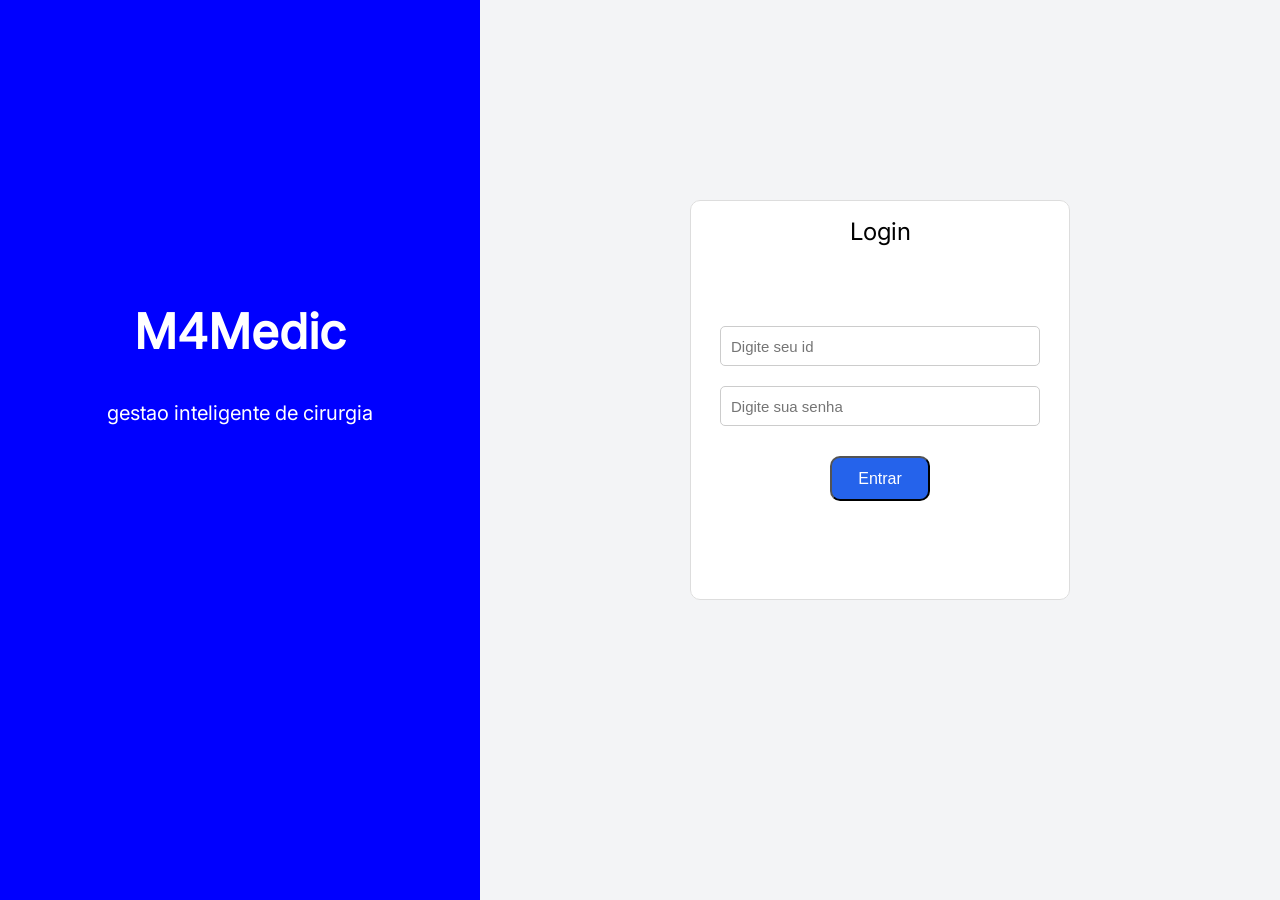
<file: index.html>
<!DOCTYPE html>
<html lang="pt-br">
<head>
    <meta charset="UTF-8">
    <meta name="viewport" content="width=device-width, initial-scale=1.0">
    <link rel="stylesheet" href="css/style.css">
    <title>M4Medic</title>
</head>
<body>
    <main>
        <section>
            <div class="div-img">
                <h2>M4Medic</h2>
                <p>gestao inteligente de cirurgia</p>
            </div>
            <div class="div-login">
                <form action="admin_gerenciar_usuarios.html" method="get">
                    <fieldset>
                        <span>Login</span><br>
                        <input type="text" name="userIdLogin" id="idLogin" placeholder="Digite seu id" minlength="4" maxlength="6" pattern="[0-9]+">
                        <br>
                        <input type="password" name="userPasswordLogin" id="passwordLogin" placeholder="Digite sua senha">
                        <br>
                        <button type="submit">Entrar</button>

                    </fieldset>

            </form>
            </div>
        </section>
    </main>
</body>
</html>
</file>
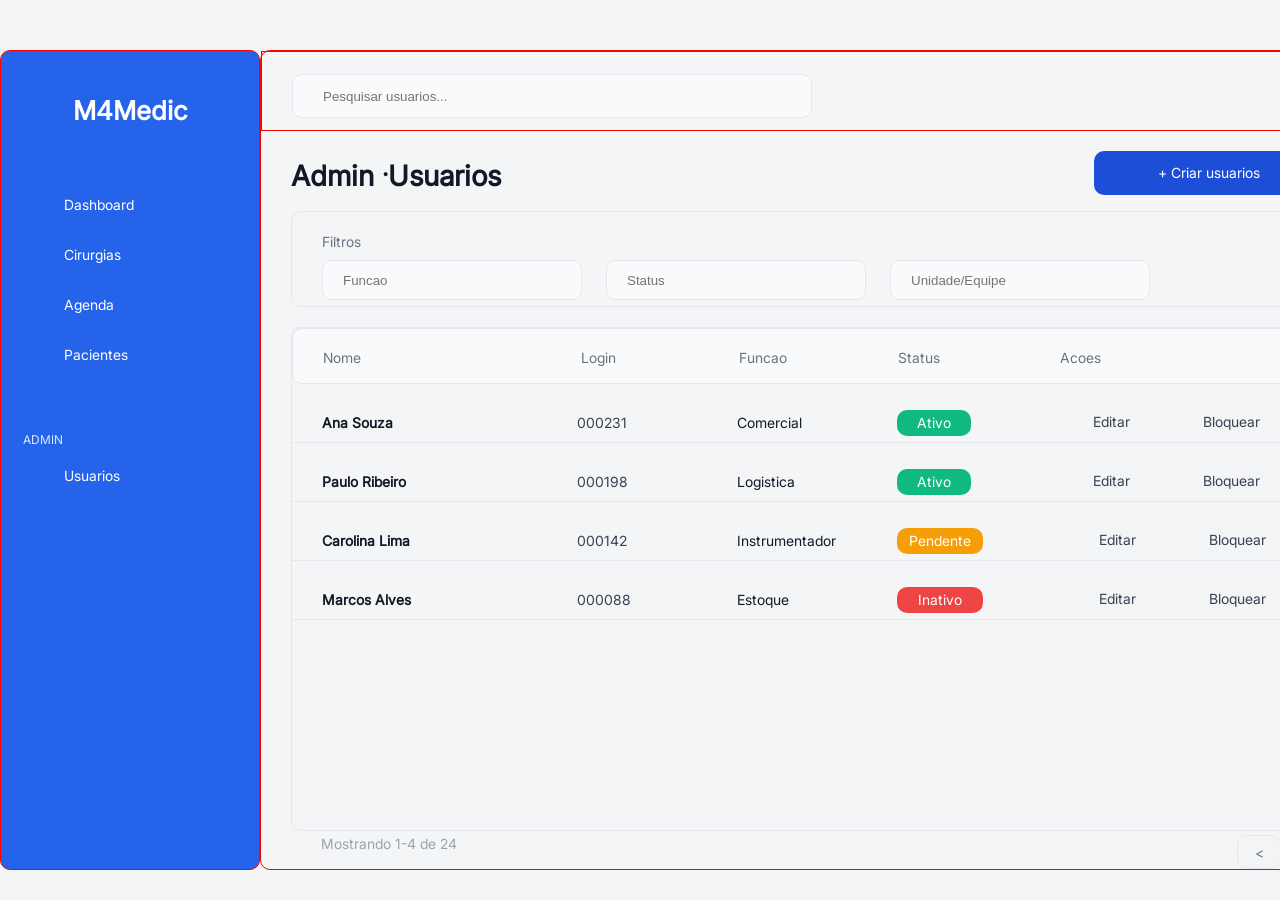
<file: admin_gerenciar_usuarios.html>
<!DOCTYPE html>
<html lang="pt-br">
<head>
    <meta charset="UTF-8">
    <meta name="viewport" content="width=device-width, initial-scale=1.0">
    <link rel="stylesheet" href="css/cadastro.css">
    <title>gerenciamento de usuario</title>
</head>
<body>
    <main>
        <section>
            <div class="div-nav">
                <h2>M4Medic</h2>
                <nav class="nav-1">
                    <a href="#">Dashboard</a>
                    <a href="cirurgia.html">Cirurgias</a>
                    <a href="agendamento.html">Agenda</a>
                    <a href="#">Pacientes</a>
                </nav>

                <p class="p-div-nav">ADMIN</p>
                <nav class="nav-2">
                    <a href="admin_gerenciar_usuarios.html">Usuarios</a>
                </nav>
            </div>

            <div class="div-cadastro-user">
                <div class="header-pesquisa">
                    <input class="top-search" type="text" name="userSearch" id="search" placeholder="Pesquisar usuarios...">
                </div>

                <span>
                    <p class="admin-user">Admin <sup>.</sup>Usuarios</p>
                    <a class="btn-create-user" href="cadastro.html">+ Criar usuarios</a>
                </span>

                <span class="mid-bar">
                    <p class="mid-bar">Filtros</p>
                    <input class="mid-bar-search-function" type="text" name="userFunctionSearch" id="functionSearch" placeholder="Funcao">
                    <input class="mid-bar-search-status-team" type="text" name="userStatusSearch" id="statusSearch" placeholder="Status">
                    <input class="mid-bar-search-status-team" type="text" name="userTeamSearch" id="teamSearch" placeholder="Unidade/Equipe">
                </span>

                <div class="dashboard">
                    <div class="dashboard-bar">
                        <p class="dashboard">Nome</p>
                        <p class="dashboard-1">Login</p>
                        <p class="dashboard-2">Funcao</p>
                        <p class="dashboard-3">Status</p>
                        <p class="dashboard-4">Acoes</p>
                    </div>
                    <span class="dashboard-list-user">
                        <p class="mid-dashboard">Ana Souza</p>
                        <p class="mid-dashboard-1">000231</p>
                        <p class="mid-dashboard-2">Comercial</p>
                        <p class="mid-dashboard-ativo">Ativo</p>
                        <span class="buttons">
                            <a href="#" class="button-edit">Editar</a>
                            <a href="#" class="button-block">Bloquear</a>
                        </span>
                    </span>
                    <span class="dashboard-list-user">
                        <p class="mid-dashboard">Paulo Ribeiro</p>
                        <p class="mid-dashboard-1">000198</p>
                        <p class="mid-dashboard-2">Logistica</p>
                        <p class="mid-dashboard-ativo">Ativo</p>
                        <span class="buttons">
                            <a href="#" class="button-edit">Editar</a>
                            <a href="#" class="button-block">Bloquear</a>
                        </span>
                    </span>

                    <span class="dashboard-list-user">
                        <p class="mid-dashboard">Carolina Lima</p>
                        <p class="mid-dashboard-1">000142</p>
                        <p class="mid-dashboard-2">Instrumentador</p>
                        <p class="mid-dashboard-pendente">Pendente</p>
                        <span class="buttons">
                            <a href="#" class="button-edit">Editar</a>
                            <a href="#" class="button-block">Bloquear</a>
                        </span>
                    </span>

                    <span class="dashboard-list-user">
                        <p class="mid-dashboard">Marcos Alves</p>
                        <p class="mid-dashboard-1">000088</p>
                        <p class="mid-dashboard-2">Estoque</p>
                        <p class="mid-dashboard-inativo">Inativo</p>
                        <span class="buttons">
                            <a href="#" class="button-edit">Editar</a>
                            <a href="#" class="button-block">Bloquear</a>
                        </span>
                    </span>
                </div>
                <span class="final">
                    <p class="final">Mostrando 1-4 de 24</p>
                    <a class="final" href="#">&lt</a>
                    <a class="final-1" href="#">&gt</a>
                </span>

            </div>
        </section>
    </main>
</body>
</html>
</file>
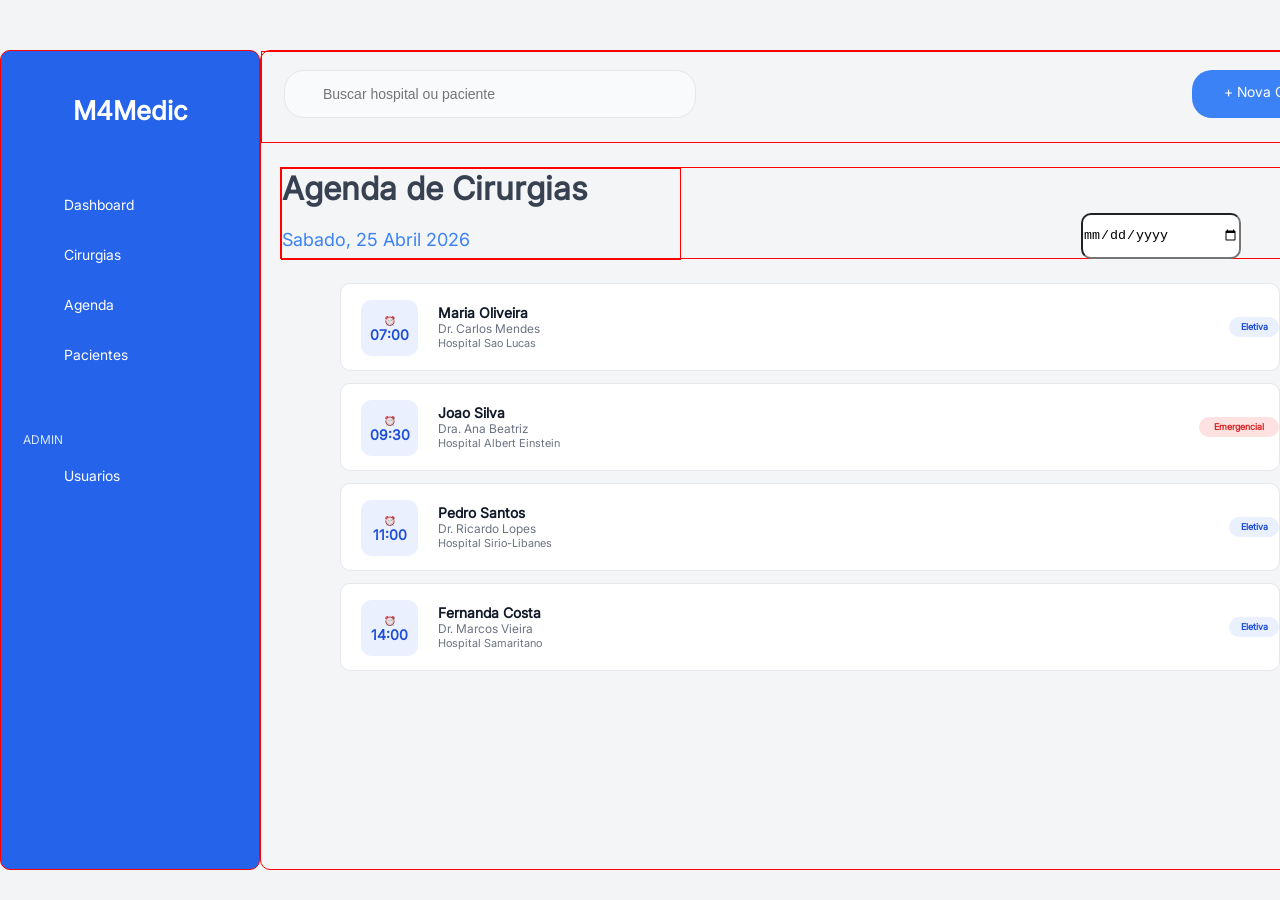
<file: agendamento.html>
<!doctype html>
<html lang="pt-br">
  <head>
    <meta charset="UTF-8" />
    <meta name="viewport" content="width=device-width, initial-scale=1.0" />
    <link rel="stylesheet" href="css/cadastro.css" />
    <title>Agendamento</title>
  </head>
  <body>
    <main>
      <section>
        <div class="div-nav">
          <h2>M4Medic</h2>
          <nav class="nav-1">
            <a href="#">Dashboard</a>
            <a href="cirurgia.html">Cirurgias</a>
            <a href="agendamento.html">Agenda</a>
            <a href="#">Pacientes</a>
          </nav>

          <p class="p-div-nav">ADMIN</p>
          <nav class="nav-2">
            <a href="admin_gerenciar_usuarios.html">Usuarios</a>
          </nav>
        </div>

        <div class="div-cadastro-user">
          <span class="agendamento">
            <input
              class="agendamento"
              type="text"
              name="userSearchForPacient"
              id="searchForPacient"
              placeholder="Buscar hospital ou paciente"
            />
            <a
              class="agendamento"
              href="cadastro_paciente.html"
              title="Nova cirurgia"
              >+ Nova Cirurgia</a
            >
          </span>

          <span class="datas">
            <div class="agendamento-data">
              <h6 class="agendamento-data">Agenda de Cirurgias</h6>
              <p class="agendamento-data">Sabado, 25 Abril 2026</p>
            </div>

            <input
              class="agendamento-data"
              type="date"
              name="userDataSurgery"
              id="dataSurgery"
            />
          </span>

          <span class="agendamento-pacientes">
            <div class="agendamento-paciente-div">
              <small class="hour"
                ><img src="img/clock.png" alt="Relogio" />07:00</small
              >
              <small class="info-status">
                <small class="paci">
                  <small class="nome">Maria Oliveira</small>
                  <small class="nome-dr">Dr. Carlos Mendes</small>
                  <small class="nome-hosp">Hospital Sao Lucas</small>
                </small>
                <small class="status-info-el">Eletiva</small>
              </small>
            </div>
            <div class="agendamento-paciente-div">
              <small class="hour"
                ><img src="img/clock.png" alt="Relogio" />09:30</small
              >
              <small class="info-status">
                <small class="paci">
                  <small class="nome">Joao Silva</small>
                  <small class="nome-dr">Dra. Ana Beatriz</small>
                  <small class="nome-hosp">Hospital Albert Einstein</small>
                </small>
                <small class="status-info-em">Emergencial</small>
              </small>
            </div>
            <div class="agendamento-paciente-div">
              <small class="hour"
                ><img src="img/clock.png" alt="Relogio" />11:00</small
              >
              <small class="info-status">
                <small class="paci">
                  <small class="nome">Pedro Santos</small>
                  <small class="nome-dr">Dr. Ricardo Lopes</small>
                  <small class="nome-hosp">Hospital Sirio-Libanes</small>
                </small>
                <small class="status-info-el">Eletiva</small>
              </small>
            </div>
            <div class="agendamento-paciente-div">
              <small class="hour"
                ><img src="img/clock.png" alt="Relogio" />14:00</small
              >
              <small class="info-status">
                <small class="paci">
                  <small class="nome">Fernanda Costa</small>
                  <small class="nome-dr">Dr. Marcos Vieira</small>
                  <small class="nome-hosp">Hospital Samaritano</small>
                </small>
                <small class="status-info-el">Eletiva</small>
              </small>
            </div>
          </span>
        </div>
      </section>
    </main>
  </body>
</html>
</file>
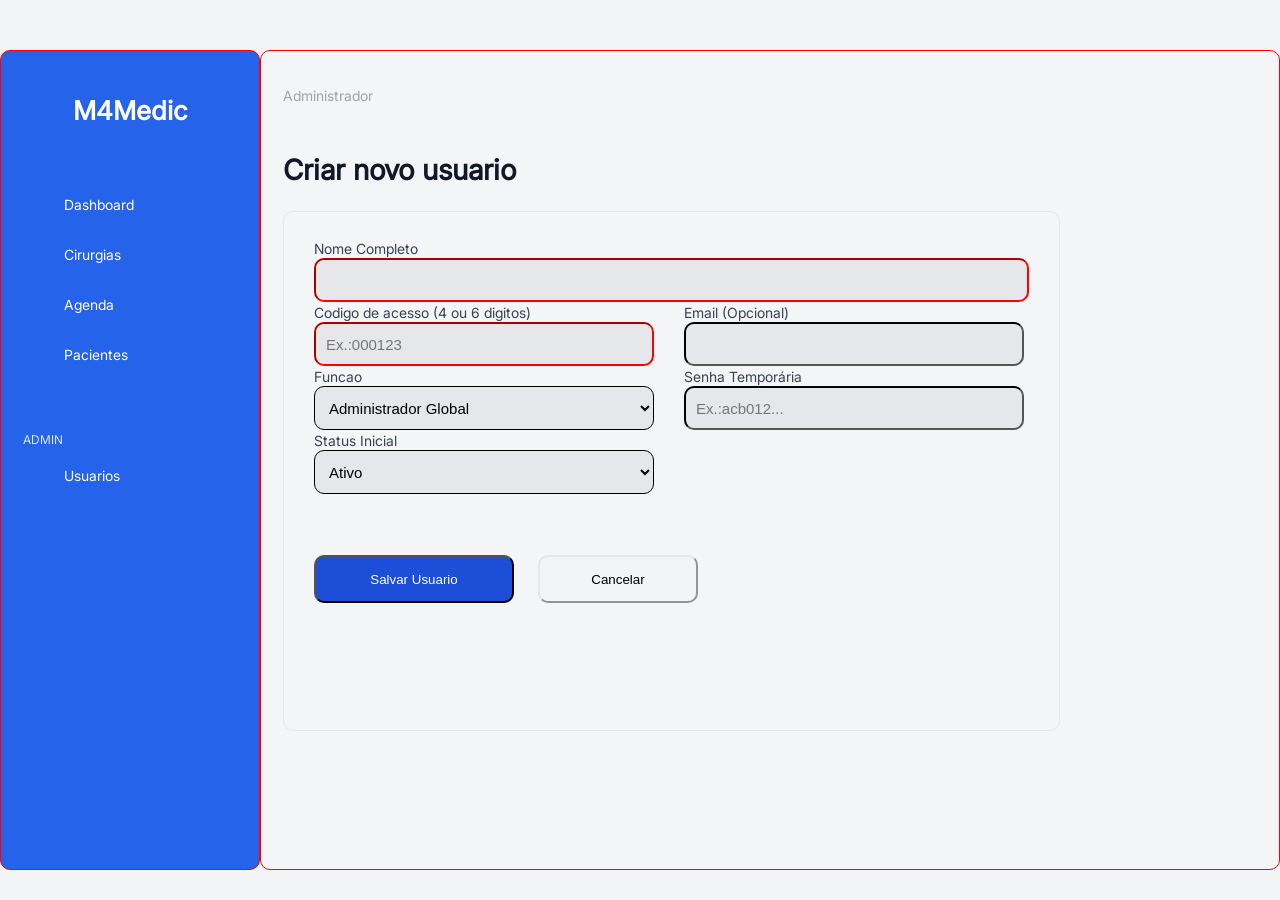
<file: cadastro.html>
<!DOCTYPE html>
<html lang="pt-br">
<head>
    <meta charset="UTF-8">
    <meta name="viewport" content="width=device-width, initial-scale=1.0">
    <link rel="stylesheet" href="css/cadastro.css">
    <title>Criacao de usuario</title>
</head>
<body>
    <main>
        <section>
            <div class="div-nav">
                <h2>M4Medic</h2>
                <nav class="nav-1">
                    <a href="#">Dashboard</a>
                    <a href="cirurgia.html">Cirurgias</a>
                    <a href="agendamento.html">Agenda</a>
                    <a href="#">Pacientes</a>
                </nav>

                <p class="p-div-nav">ADMIN</p>
                <nav class="nav-2">
                    <a href="admin_gerenciar_usuarios.html">Usuarios</a>
                </nav>
            </div>

            <div class="div-cadastro-user">
                <p>Administrador</p>
                <h3>Criar novo usuario</h3>

                <form action="" method="get">
                    <fieldset>
                        <label for="name">Nome Completo</label><br>
                        <input class="input-width-max" type="text" name="userName" id="name" required>
                        <span>
                            <div class="div-codigo">
                                <label for="id">Codigo de acesso (4 ou 6 digitos)</label>
                                <input class="input-width" type="text" name="userId" id="id" pattern="[0-9]+" minlength="4" maxlength="6" placeholder="Ex.:000123" required>
                            </div>
                            <div>
                                <label for="email">Email (Opcional)</label>
                                <input type="email" name="userEmail" id="email">
                            </div>
                        </span>

                        <span>
                            <div class="div-codigo">
                                <label for="functionList">Funcao</label>
                                <select name="userFunctionList"id="functionList">
                                    <option value="Administrador Global">Administrador Global</option>
                                    <option value="Comercial Interno">Comercial Interno</option>
                                    <option value="Representante Externo">Represetante Externo</option>
                                    <option value="Instrumentador Cirúrgico">Instrumentador Cirurgico</option>
                                    <option value="Logística">Logistica</option>
                                    <option value="Controle de Estoque">Controle de Estoque</option>
                                    <option value="Compras">Compras</option>
                                </select>
                            </div>
                           
                            <div>
                                <label for="tempPassword">Senha Temporária</label>
                                <input type="password" name="userTempPassword" id="tempPassword" minlength="6" placeholder="Ex.:acb012...">   
                            </div>
                        </span>
                        
                        <label for="inicialStats">Status Inicial</label>
                        <br>
                        <select name="userInicialStats" id="inicialStats">
                            <option value="Ativo">Ativo</option>
                            <option value="Inativo">Inativo</option>
                        </select>
                        <br>

                        <button type="submit">Salvar Usuario</button>

                        <button type="reset">Cancelar</button>
                    </fieldset>
                </form>
            </div>
        </section>
    </main>
</body>
</html>
</file>
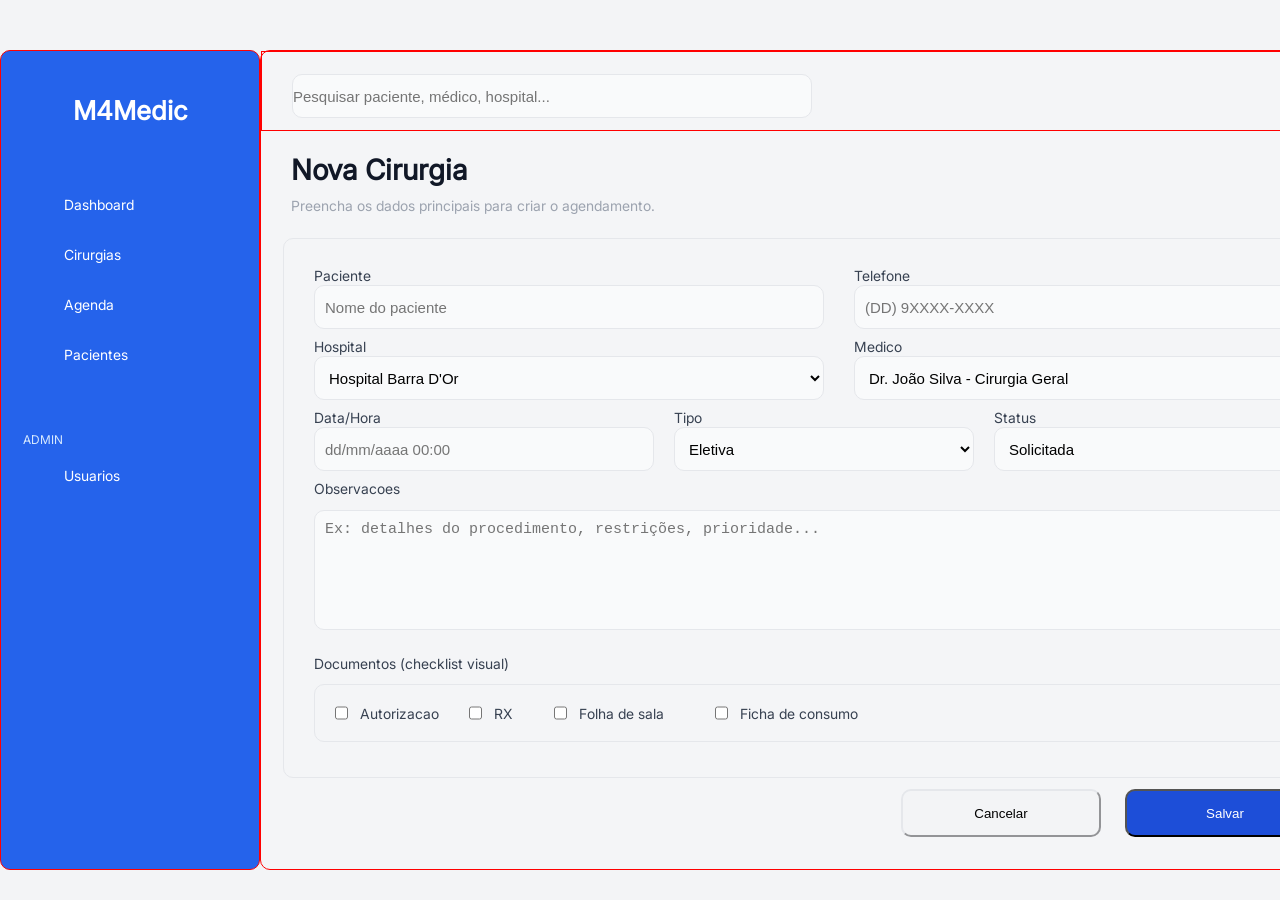
<file: cadastro_paciente.html>
<!DOCTYPE html>
<html lang="pt-br">
<head>
    <meta charset="UTF-8">
    <meta name="viewport" content="width=device-width, initial-scale=1.0">
    <link rel="stylesheet" href="css/cadastro.css">
    <title>Nova Cirurgia</title>
</head>
<body>
    <main>
        <section>
            <div class="div-nav">
                <h2>M4Medic</h2>
                <nav class="nav-1">
                    <a href="#">Dashboard</a>
                    <a href="cirurgia.html">Cirurgias</a>
                    <a href="agendamento.html">Agenda</a>
                    <a href="#">Pacientes</a>
                </nav>

                <p class="p-div-nav">ADMIN</p>
                <nav class="nav-2">
                    <a href="admin_gerenciar_usuarios.html">Usuarios</a>
                </nav>
            </div>

            <div class="div-cadastro-user">
                <div class="header-pesquisa">
                    <input type="text" class="topbar-search" name="userSearch" id="search" placeholder="Pesquisar paciente, médico, hospital...">
                </div>

                <h4>Nova Cirurgia</h4>
                <p class="p">Preencha os dados principais para criar o agendamento.</p>

                <form action="" method="get">
                    <fieldset class="fieldset-width">
                        <span>
                            <div class="div-new-curgery-1">
                                <label for="newCurgeryName">Paciente</label>
                                <br>
                                <input type="text"  class="input-text" name="userNewCurgeryName" id="newCurgeryName" placeholder="Nome do paciente">
                            </div>

                            <div class="div-new">
                                <label for="telNumberNewCurgery">Telefone</label>
                                <br>
                                <input type="tel" class="input-tel" name="userTelNumberNewCurgery" id="telNumberNewCurgery" placeholder="(DD) 9XXXX-XXXX" pattern="[0-9]{11}">
                            </div>
                        </span>

                        <span>
                            <div class="div-new-curgery-1">
                                <label for="hospital">Hospital</label>
                                <br>
                                <select class="select" name="userHospital" id="hospital">
                                    <option value="Hospital Barra D'Or">Hospital Barra D'Or</option>
                                    <option value="Hospital Copa D'Or">Hospital Copa D'Or</option>
                                    <option value="Hospital Quinta D'Or">Hospital Quinta D'Or</option>
                                    <option value="Hospital Samaritano">Hospital Samaritano</option>
                                    <option value="Hospital São Vicente de Paulo">Hospital São Vicente de Paulo</option>
                                    <option value="Hospital Badim">Hospital Badim</option>
                                    <option value="Hospital Federal da Lagoa">Hospital Federal da Lagoa</option>
                                    <option value="Hospital Municipal Souza Aguiar">Hospital Municipal Souza Aguiar</option>
                                    <option value="Hospital Estadual Getúlio Vargas">Hospital Estadual Getúlio Vargas</option>
                                    <option value="Hospital Municipal Lourenço Jorge">Hospital Municipal Lourenço Jorge</option>
                                    <option value="Hospital Municipal Miguel Couto">Hospital Municipal Miguel Couto</option>
                                    <option value="Hospital Municipal Evandro Freire">Hospital Municipal Evandro Freire</option>
                                    <option value="Hospital Municipal Francisco da Silva Telles">Hospital Municipal Francisco da Silva Telles</option>
                                    <option value="Santa Casa de Misericórdia do Rio de Janeiro">Santa Casa de Misericórdia do Rio de Janeiro</option>
                                    <option value="Hospital São Lucas">Hospital São Lucas</option>
                                    <option value="Instituto Nacional de Câncer INCA">Instituto Nacional de Câncer José Alencar Gomes da Silva (INCA)</option>
                                </select>
                            </div>

                            <div>
                                <label for="">Medico</label>
                                <br>
                                <select class="select-1" name="userMedic" id="medic">
                                    <option value="Dr. João Silva - Cirurgia Geral">Dr. João Silva - Cirurgia Geral</option>
                                    <option value="Dra. Maria Oliveira - Ortopedia">Dra. Maria Oliveira - Ortopedia</option>
                                    <option value="Dr. Pedro Santos - Cardiologia">Dr. Pedro Santos - Cardiologia</option>
                                    <option value="Dra. Ana Souza - Ginecologia">Dra. Ana Souza - Ginecologia</option>
                                    <option value="Dr. Ricardo Almeida - Anestesiologia">Dr. Ricardo Almeida - Anestesiologia</option>
                                    <option value="Dra. Fernanda Castro - Pediatria">Dra. Fernanda Castro - Pediatria</option>
                                    <option value="Dr. Marcelo Pereira - Urologia">Dr. Marcelo Pereira - Urologia</option>
                                    <option value="Dra. Camila Rodrigues - Neurologia">Dra. Camila Rodrigues - Neurologia</option>
                                    <option value="Dr. Felipe Gomes - Cirurgia Plástica">Dr. Felipe Gomes - Cirurgia Plástica</option>
                                    <option value="Dra. Juliana Ferreira - Gastroenterologia">Dra. Juliana Ferreira - Gastroenterologia</option>
                                    <option value="Dr. Gustavo Rezende - Oftalmologia">Dr. Gustavo Rezende - Oftalmologia</option>
                                    <option value="Dra. Patrícia Lima - Dermatologia">Dra. Patrícia Lima - Dermatologia</option>
                                    <option value="Dr. Bruno Martins - Oncologia">Dr. Bruno Martins - Oncologia</option>
                                    <option value="Dra. Beatriz Souza - Endocrinologia">Dra. Beatriz Souza - Endocrinologia</option>
                                    <option value="Dr. Lucas Pereira - Psiquiatria">Dr. Lucas Pereira - Psiquiatria</option>
                                </select>
                            </div>
                        </span>

                        <span>
                            <div class="div-new-curgery-2">
                                <label for="dateAndHour">Data/Hora</label>
                                <br>
                                <input class="input-date-hour" type="datetime" name="userDateAndHour" id="dateAndHour" placeholder="dd/mm/aaaa 00:00">
                            </div>

                            <div class="div-new-curgery-2">
                                <label for="type">Tipo</label>
                                <br>
                                <select class="select-2" name="userType" id="type">
                                    <option value="Eletiva">Eletiva</option>
                                    <option value="Emergencia">Emergencia</option>
                                </select>
                            </div>

                            <div>
                                <label for="">Status</label>
                                <br>
                                <select class="select-3" name="userStatusCurgery" id="statusCurgery">
                                    <option value="Solicitada">Solicitada</option>
                                    <option value="Aguardando">Aguardando</option>
                                </select>
                            </div>
                        </span>

                        <label for="observationCurgery">Observacoes</label>
                        <br>
                        <textarea name="userObservationCurgery" id="observationCurgery" placeholder="Ex: detalhes do procedimento, restrições, prioridade... "></textarea>

                        <p class="p-1">Documentos (checklist visual)</p>
                        <span class="span-checklist-visual">
                            <input type="checkbox" name="userVisualAuthorization" id="visualAuthorization" value="autorizacao">
                            <label for="visualAuthorization">Autorizacao</label>
                            <input type="checkbox" style="margin-left: 30px;" name="userVisualRx" id="visualRx" value="rx">
                            <label for="visualRx">RX</label>

                            <input style="margin-left: 42px;" type="checkbox" name="userPaperVisual" id="paperVisual" value="Folha de sala">
                            <label for="paperVisual">Folha de sala</label>

                            <input style="margin-left: 51px;" type="checkbox" name="userConsumeVisual" id="consumeVisual" value="Ficha de consumo">
                            <label for="consumeVisual">Ficha de consumo</label>
                        </span>
                    </fieldset>

                    <button class="btn" type="reset">Cancelar</button>
                    <button class="btn-env"  type="submit">Salvar</button>
                </form>
            </div>
        </section>
    </main>
</body>
</html>
</file>
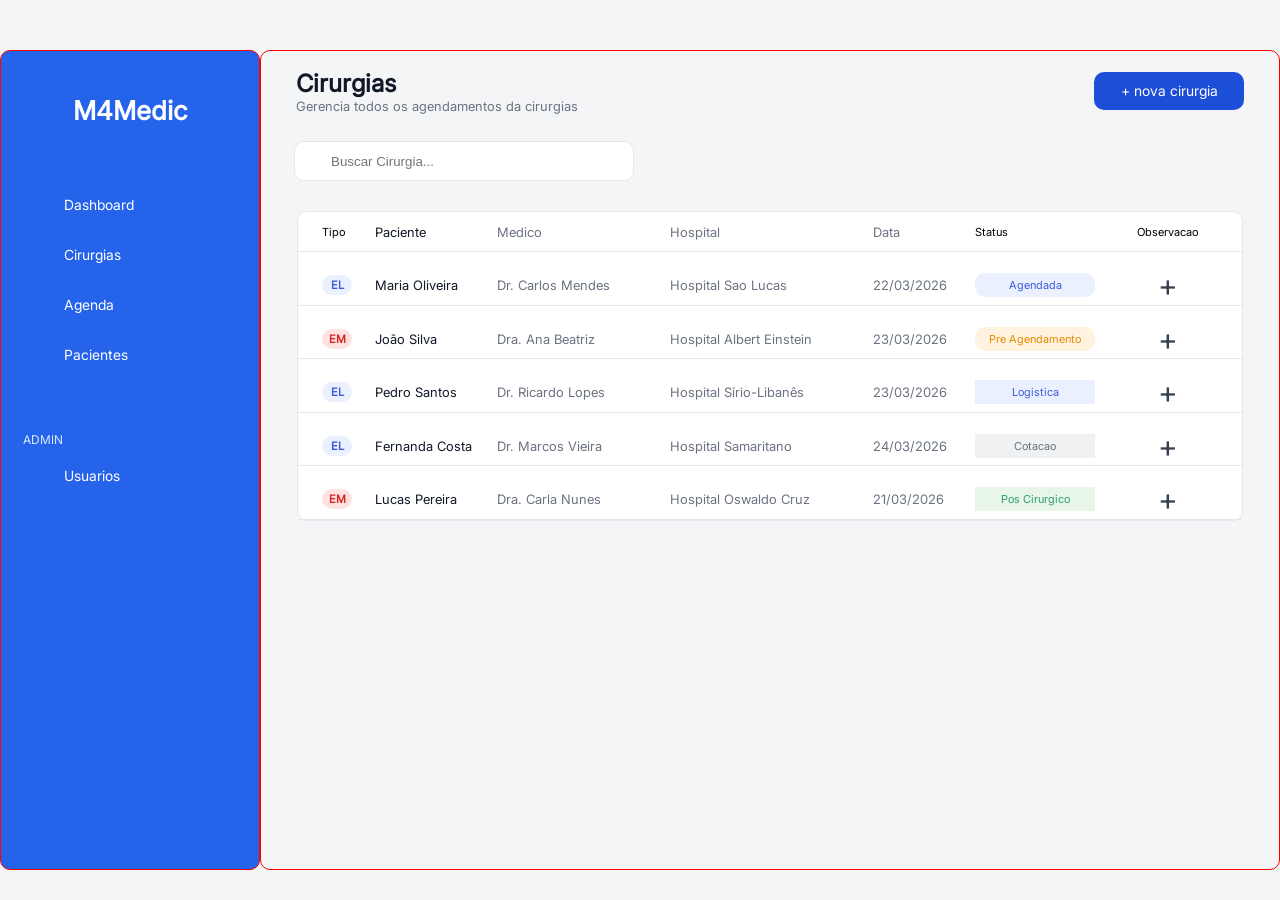
<file: cirurgia.html>
<!doctype html>
<html lang="pt-br">
  <head>
    <meta charset="UTF-8" />
    <meta name="viewport" content="width=device-width, initial-scale=1.0" />
    <link rel="stylesheet" href="css/cadastro.css" />
    <title>Cirurgias</title>
  </head>
  <body>
    <main>
      <section>
        <div class="div-nav">
          <h2>M4Medic</h2>
          <nav class="nav-1">
            <a href="#">Dashboard</a>
            <a href="cirurgia.html">Cirurgias</a>
            <a href="agendamento.html">Agenda</a>
            <a href="#">Pacientes</a>
          </nav>

          <p class="p-div-nav">ADMIN</p>
          <nav class="nav-2">
            <a href="admin_gerenciar_usuarios.html">Usuarios</a>
          </nav>
        </div>

        <div class="div-cadastro-user">
          <small class="top">
            <div class="div-top">
              <small class="title-1">Cirurgias</small>
              <small class="title-2"
                >Gerencia todos os agendamentos da cirurgias</small
              >
            </div>
            <a class="new-surgery" href="cadastro_paciente.html"
              >+ nova cirurgia</a
            >
          </small>

          <input class="search-surgery-top" type="text" id="search-surgery" placeholder="Buscar Cirurgia...">

          <small class="surgery-details">
            <div class="surgery-details-div">
              <small class="tipo">Tipo</small>
              <small class="paciente">Paciente</small>
              <small class="medico">Medico</small>
              <small class="hospital">Hospital</small>
              <small class="data">Data</small>
              <small class="status-surgery">Status</small>
              <small class="observacao-surgery">Observacao</small>
            </div>

            <div class="surgery-details-div">
              <small class="tipo-el">EL</small>
              <small class="paciente">Maria Oliveira</small>
              <small class="medico">Dr. Carlos Mendes</small>
              <small class="hospital">Hospital Sao Lucas</small>
              <small class="data">22/03/2026</small>
              <small class="status-surgery-agendada">Agendada</small>
              <label class="imge" for="observacao">+</label>
              <input type="checkbox" id="observacao" hidden />
              <small class="observacao"
                >O material precisa ser esterilizado.</small
              >
            </div>
            <div class="surgery-details-div">
              <small class="tipo-em">EM</small>
              <small class="paciente">João Silva</small>
              <small class="medico">Dra. Ana Beatriz</small>
              <small class="hospital">Hospital Albert Einstein</small>
              <small class="data">23/03/2026</small>
              <small class="status-surgery-pre">Pre Agendamento</small>
              <label class="imge" for="observacao-1">+</label>
              <input type="checkbox" id="observacao-1" hidden />
              <small class="observacao"
                >A entrega tem que ser na parte da tarde..</small
              >
            </div>
            <div class="surgery-details-div">
              <small class="tipo-el">EL</small>
              <small class="paciente">Pedro Santos</small>
              <small class="medico">Dr. Ricardo Lopes</small>
              <small class="hospital">Hospital Sírio-Libanês</small>
              <small class="data">23/03/2026</small>
              <small class="status-surgery-logistica">Logistica</small>
              <label class="imge" for="observacao-2">+</label>
              <input type="checkbox" id="observacao-2" hidden />
              <small class="observacao"
                >A entrega tem que ser na parte da tarde..</small
              >
            </div>
            <div class="surgery-details-div">
              <small class="tipo-el">EL</small>
              <small class="paciente">Fernanda Costa</small>
              <small class="medico">Dr. Marcos Vieira</small>
              <small class="hospital">Hospital Samaritano</small>
              <small class="data">24/03/2026</small>
              <small class="status-surgery-cotacao">Cotacao</small>
              <label class="imge" for="observacao-3">+</label>
              <input type="checkbox" id="observacao-3" hidden />
              <small class="observacao"
                >A entrega tem que ser na parte da tarde..</small
              >
            </div>
            <div class="surgery-details-div">
              <small class="tipo-em">EM</small>
              <small class="paciente">Lucas Pereira</small>
              <small class="medico">Dra. Carla Nunes</small>
              <small class="hospital">Hospital Oswaldo Cruz</small>
              <small class="data">21/03/2026</small>
              <small class="status-surgery-pos">Pos Cirurgico</small>
              <label class="imge" for="observacao-4">+</label>
              <input type="checkbox" id="observacao-4" hidden />
              <small class="observacao"
                >A entrega tem que ser na parte da tarde..</small
              >
            </div>
          </small>
        </div>
      </section>
    </main>
  </body>
</html>
</file>
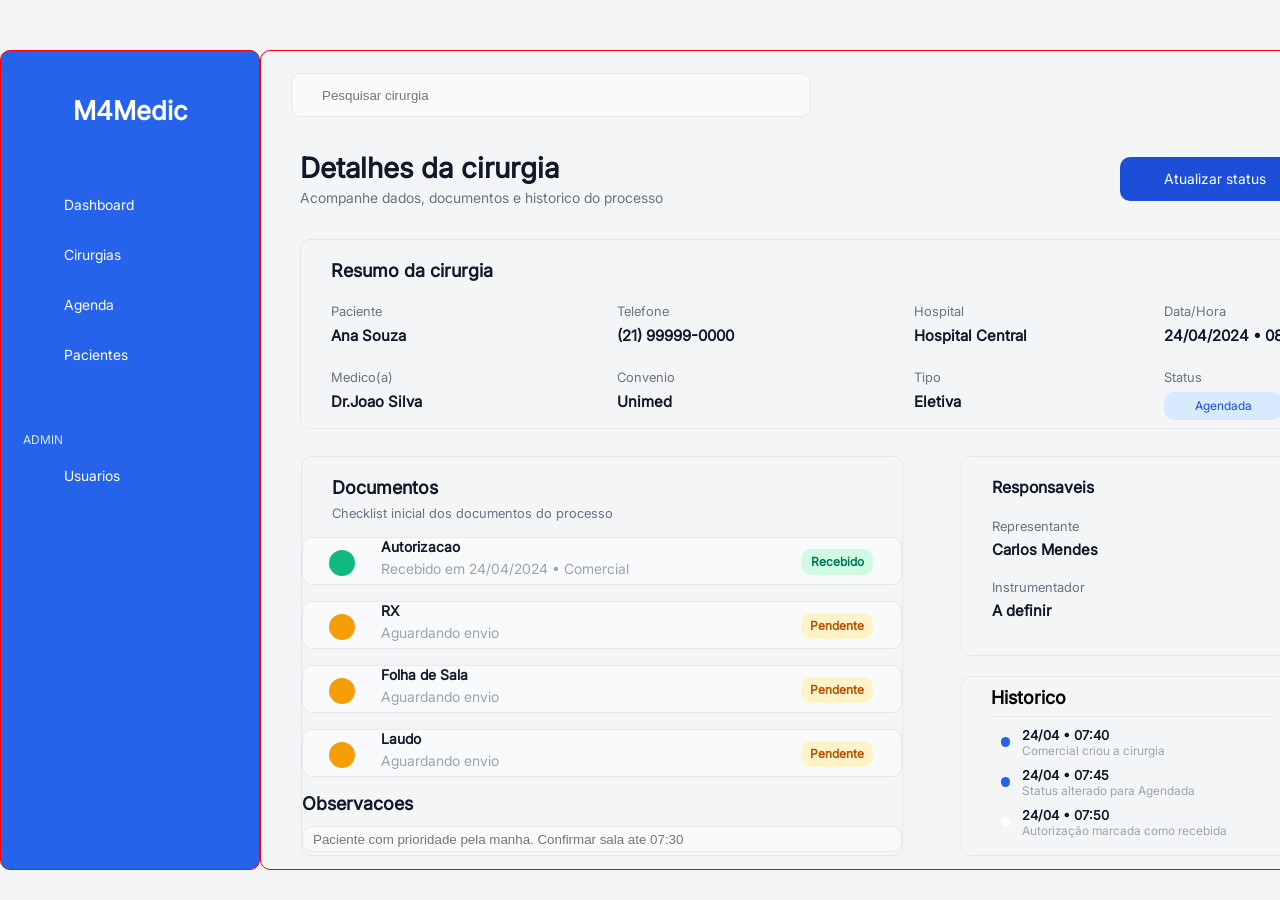
<file: detalhe-cirurgia.html>
<!DOCTYPE html>
<html lang="pt-br">
<head>
    <meta charset="UTF-8">
    <meta name="viewport" content="width=device-width, initial-scale=1.0">
    <link rel="stylesheet" href="css/cadastro.css">
    <title>Detalhe Cirurgia</title>
</head>
<body>
    <main>
        <section>
            <div class="div-nav">
                <h2>M4Medic</h2>
                <nav class="nav-1">
                    <a href="#">Dashboard</a>
                    <a href="cirurgia.html">Cirurgias</a>
                    <a href="agendamento.html">Agenda</a>
                    <a href="#">Pacientes</a>
                </nav>

                <p class="p-div-nav">ADMIN</p>
                <nav class="nav-2">
                    <a href="admin_gerenciar_usuarios.html">Usuarios</a>
                </nav>
            </div>

            <div class="div-cadastro-user"> 
                <span class="topbar-search-surgery">
                    <input class="top-search" type="text" name="userSearchSurgery" id="searchSurgery" placeholder="Pesquisar cirurgia">
                </span>

                <span class="surgery-detail">
                    <div class="surgery-code">
                        <p class="surgery-code">Detalhes da cirurgia</p>
                        <small class="surgery">Acompanhe dados, documentos e historico do processo</small>
                    </div>
                    <a class="surgery-code-att" href="#">Atualizar status</a>

                </span>

                <div class="information">
                    <p class="information-surgery">Resumo da cirurgia</p>
                    <span class="information-1">
                        <div class="names">
                            <p class="paciente-surgery">Paciente</p>
                            <p class="pacient-name">Ana Souza</p>
                        </div>

                        <div class="tele">
                            <p class="paciente-surgery">Telefone</p>
                            <p class="pacient-name">(21) 99999-0000</p>
                        </div>

                        <div class="hosp">
                            <p class="paciente-surgery">Hospital</p>
                            <p class="pacient-name">Hospital Central</p>
                        </div>

                        <div class="date">
                            <p class="paciente-surgery">Data/Hora</p>
                            <p class="pacient-name">24/04/2024 • 08:00</p>
                        </div>
                    </span>

                    <span class="information-2">
                        <div class="names">
                            <p class="paciente-surgery">Medico(a)</p>
                            <p class="pacient-name">Dr.Joao Silva</p>
                        </div>

                        <div class="tele">
                            <p class="paciente-surgery">Convenio</p>
                            <p class="pacient-name">Unimed</p>
                        </div>

                        <div class="hosp">
                            <p class="paciente-surgery">Tipo</p>
                            <p class="pacient-name">Eletiva</p>
                        </div>

                        <div class="date">
                            <p class="paciente-surgery">Status</p>
                            <p class="pacient-status">Agendada</p>
                        </div>
                    </span>
                </div>

                <span class="history">
                    <div class="history">
                        <p class="history">Documentos</p>
                        <p class="history-1">Checklist inicial dos documentos do processo</p>

                        <span class="box-history">
                            <p class="visual-order"></p>
                            <div class="box-history">
                                <p class="tips">Autorizacao</p>
                                <p class="contents">Recebido em 24/04/2024 • Comercial</p>
                            </div>
                            <p class="recebido">Recebido</p>
                        </span>

                        <span class="box-history">
                            <p class="visual-order-pendin"></p>
                            <div class="box-history">
                                <p class="tips">RX</p>
                                <p class="contents">Aguardando envio</p>
                            </div>
                            <p class="pendente">Pendente</p>
                        </span>

                        <span class="box-history">
                            <p class="visual-order-pendin"></p>
                            <div class="box-history">
                                <p class="tips">Folha de Sala</p>
                                <p class="contents">Aguardando envio</p>
                            </div>
                            <p class="pendente">Pendente</p>
                        </span>

                        <span class="box-history">
                            <p class="visual-order-pendin"></p>
                            <div class="box-history">
                                <p class="tips">Laudo</p>
                                <p class="contents">Aguardando envio</p>
                            </div>
                            <p class="pendente">Pendente</p>
                        </span>

                        <label class="observation" for="observation">Observacoes</label><br>
                        <input class="observation" type="text" name="userObservation" id="observation" placeholder="Paciente com prioridade pela manha. Confirmar sala ate 07:30">
                    </div>

                    <div class="response">
                        <div class="responsavel">
                            <small class="respo">Responsaveis</small>
                            <small class="rep">Representante</small>
                            <small class="rep-name">Carlos Mendes</small>
                            <small class="ins">Instrumentador</small>
                            <small class="ins-name">A definir</small>
                        </div>

                        <div class="histo">
                            <small class="histor">Historico</small>
                            <span class="histo">
                                <small class="status"></small>
                                <div class="histor">
                                    <p class="datetime">24/04 • 07:40</p>
                                    <p class="obs">Comercial criou a cirurgia</p>
                                </div>
                            </span>
                                                       
                            <span class="histo">
                                <small class="status"></small>
                                <div class="histor">
                                    <p class="datetime">24/04 • 07:45</p>
                                    <p class="obs">Status alterado para Agendada</p>
                                </div>
                            </span>

                            <span class="histo">
                                <small class="status-pend"></small>
                                <div class="histor">
                                    <p class="datetime">24/04 • 07:50</p>
                                    <p class="obs">Autorização marcada como recebida</p>
                                </div>
                            </span>
                            
                        </div>
                    </div>
                </span>
            </div>  
        </section>
    </main>
</body>
</html>
</file>
<file: css/style.css>
@font-face
{
    font-family:Inter;
    src:url("../fonts/Inter_18pt-Regular.ttf") format("TrueType");
    font-display:swap;
    font-weight: 400;
    font-style: normal;
}

*
{
    margin:0;
    padding: 0;
    box-sizing: border-box;
}



main section
{
    width:100%;
    max-width:1600px;
    margin:0 auto;
    display:flex;
    font-family:"Inter",sans-serif;
}

.div-img
{
    width:600px;
    height: 900px;
    background-color:blue;
}

h2
{
    color:#ffffff;
    font-size:48px;
    margin-top: 302px;
    text-align: center;
}

p
{
    color:#ffffff;
    text-align: center;
    margin-top: 40px;
    font-size:20px;
}

.div-login
{
    width:1000px;
    background-color: #f3f4f6;
}

fieldset
{
    width:380px;
    height: 400px;
    margin: 200px auto 0;
    border:1px #dddddd solid;
    background-color: #ffffff;
    border-radius:10px;
    text-align: center;
}

span
{
    display:inline-block;
    margin-top: 16px;
    font-size:24px;
}

input[type=text]
{
    width:320px;
    height: 40px;
    padding: 10px;
    margin: 80px auto 0;
    border: 1px #cccccc solid;
    border-radius:5px;
    font-size:15px;
}

input[type=password]
{
    width:320px;
    height: 40px;
    padding: 10px;
    margin: 20px auto 0;
    border:1px #cccccc solid;
    border-radius:5px;
    font-size:15px;
}

button
{
    width:100px;
    height: 45px;
    margin-top: 30px;
    font-size:16px;
    background-color: #2563eb;
    color:#ffffff;
    border-radius: 10px;
    cursor:pointer;
}
</file>
<file: css/cadastro.css>
@import url("global.css");
@import url("cirurgias.css");

body
{
    font-family:"Inter",sans-serif;
    background-color: #f3f4f6;
}

main
{
    width:100%;
    max-width: 1360px;
    max-height: 820px;
    margin: 50px auto 0;
}

section
{
    display:flex;
}

h2
{
    font-size:26px;
    color:#ffffff;
    margin: 44px auto 0;
    text-align: center;
    width:120px;
}

.div-nav
{
    width:260px;
    height: 820px;
    border:1px red solid;
    background-color: #2563eb;
    border-radius: 10px;
    margin-bottom: 0;
}

.p-div-nav
{
    font-size:12px;
    color:#d8eafe;
}

.nav-1
{
    display:inline-flex;
    flex-direction: column;
    margin:70px 0 0 0px;
}

.nav-2
{
    display:inline-flex;
    flex-direction: column;
    margin-top:20px;
}

a
{
    font-size:14px;
    text-decoration: none;
    color:var(--terciary-color);
    margin-bottom: 33px;
    margin-left: 63px;
    width:220px;
}

a:hover
{
    width:220px;
    height: 44px;
    background-color: #1e40af;
    margin-left: 12px;
    text-align: center;
    line-height: 44px;
    border-radius:10px;
}

.div-cadastro-user
{
    border:1px red solid;
    width:1100px;
    height: 820px;
    background-color:#f4f5f7;
    border-radius:10px;
}

p
{
    color:#9ca3af;
    font-size:14px;
    margin: 36px 0 0 22px;
}

h3
{
    font-size:28px;
    color:var(--primary-color);
    margin: 49px 0 0 22px;
}

fieldset
{
    padding: 26px 30px 72px 30px;
    border:1px var(--tracing-primary-color) solid;
    width:760px;
    height:520px;
    margin: 24px 0 0 22px;
    border-radius:10px;
}

label
{
    font-size:14px;
    color:#374151;
}

input[type=text]:invalid,input[type=password]:invalid,select:invalid
{
    border-color:red;
}

/*Input text Nome completo*/

.input-width-max
{
    width:100%;
    height:44px;
    height: 44px;
    border-radius:10px;
    background-color: #e5e7eb;
    border-color:black;
    font-size:15px;
    padding:0 10px;
}

/*Input text*/
.input-width
{
    width:340px;
    height: 44px;
    border-radius:10px;
    background-color: #e5e7eb;
    border-color:black;
    font-size:15px;
    padding:0 10px;
}

input[type=email]
{
    width:340px;
    height: 44px;
    border-radius:10px;
    background-color: #e5e7eb;
    border-color:black;
    font-size:15px;
    padding:0 10px;
}

input[type=password]
{
    width:340px;
    height: 44px;
    border-radius:10px;
    background-color: #e5e7eb;
    border-color:black;
    font-size:15px;
    padding:0 10px;
}


select
{
    width:340px;
    height:44px;
    border-radius:10px;
    background-color: #e5e7eb;
    font-size:15px;
    border-color:black;
    padding:0 10px;
}


button[type=submit]
{
    width: 200px;
    height:48px;
    border-radius:10px;
    color:#ffffff;
    background-color:#1d4ed8;
    cursor:pointer;
    margin:61px 20px 0 0;
}

button[type=reset]
{
    width: 160px;
    height:48px;
    border-radius:10px;
    border-color:var(--tracing-primary-color);
    background-color:#f3f4f6;
    cursor:pointer;
}

.div-codigo
{
    width:345px;
    margin-right:30px;
}

span
{
    display:flex;
}

/*Nova Cirurgia*/

.header-pesquisa
{
    width:1100px;
    height:80px;
    border:1px red solid;
}

.topbar-search
{
    width:520px;
    height:44px;
    margin:22px 0 0 30px;
    border-radius:10px;
    background-color:#f9fafb;
    border:1px #e5e7eb solid;
    font-size:15px;
}

h4
{
    font-size:28px;
    color:#111827;
    margin:22px 0 0 30px;
}

.p
{
    margin: 10px 0 0 30px;
}

.fieldset-width
{
    width:1060px;
    height:540px;
}

.input-text
{
    width:510px;
    height: 44px;
    padding:0 10px;
    font-size:15px;
    background-color:#f9fafb;
    border:1px #e5e7eb solid;
    border-radius:10px;
}

.div-new-curgery-1
{
    margin: 0 30px 7px 0;
}

.div-new-curgery-2
{
    margin: 0 20px 7px 0;
}

.input-tel
{
    width:460px;
    height: 44px;
    padding:0 10px;
    font-size:15px;
    background-color:#f9fafb;
    border:1px #e5e7eb solid;
    border-radius:10px;
}

.select
{
    width:510px;
    height:44px;
    background-color:#f9fafb;
    border:1px #e5e7eb solid;
    border-radius:10px;
}

.select-1
{
    width:460px;
    height:44px;
    background-color:#f9fafb;
    border:1px #e5e7eb solid;
    border-radius:10px;
}

.input-date-hour
{
    width:340px;
    height: 44px;
    padding: 0 10px;
    border:1px #e5e7eb solid;
    border-radius:10px;
    background-color: #f9fafb;
    font-size:15px;
}

.select-2
{
    width:300px;
    height: 44px;
    background-color: #f9fafb;
    border:1px #e5e7eb solid;
    font-size:15px;
}

.select-3
{
    width:320px;
    height: 44px;
    background-color: #f9fafb;
    border:1px #e5e7eb solid;
    font-size:15px;
}

textarea
{
    width:1000px;
    height: 120px;
    background-color: #f9fafb;
    border:1px #e5e7eb solid;
    border-radius:10px;
    margin-top:12px;
    padding: 10px 10px;
    font-size:15px;
}

.span-checklist-visual
{
    width:1000px;
    height: 58px;
    border:1px #e5e7eb solid;
    border-radius:10px;
    padding: 20px;
}

input[type=checkbox]
{
    margin: 0 12px 0 0;
}



.p-1
{
    margin: 21px 0 12px 0;
    font-size:14px;
    color:#374151;
}

button.btn
{
    width:200px;
    height: 48px;
    margin: 11px 20px 0 640px;
}

button.btn-env
{
    width:200px;
    height: 48px;
    margin: 0;
}

/*Admin_gerenciar_usuarios*/

input[type=text].top-search
{
    width:520px;
    height: 44px;
    margin: 22px 0 0 30px;
    border:1px #e5e7eb solid;
    background-color: #f9fafb;
    border-radius:10px;
    padding: 0 30px;
}

p.admin-user
{
    color:#111827;
    font-size:28px;
    font-weight: bold;
    margin: 22px 0 0 30px;
}

a.btn-create-user
{
    color:#ffffff;
    width:230px;
    height: 44px;
    background-color: #1d4ed8;
    text-align: center;
    line-height: 44px;
    border-radius:10px;
    margin: 20px 0 0 593px;
}

span.mid-bar
{
    width:1060px;
    height: 96px;
    border:1px #e5e7eb solid;
    margin: 16px 10px 20px 30px;
    display:block;
    border-radius:10px;
}

p.mid-bar
{
    font-size:14px;
    color:#6b7280;
    margin: 21px 0 0 30px;
}



input[type=text].mid-bar-search-function
{
    width:260px;
    height: 40px;
    margin:10px 0 0 30px;
    border:1px #e5e7eb solid;
    background-color: #f9fafb;
    border-radius:10px;
    padding: 0 20px;
}

input[type=text].mid-bar-search-status-team
{
    width:260px;
    height: 40px;
    border:1px #e5e7eb solid;
    background-color: #f9fafb;
    padding: 0 20px;
    margin: 0 0 0 20px;
    border-radius:10px;
}

div.dashboard
{
    width:1060px;
    height: 504px;
    border:1px #e5e7eb solid;
    border-radius:10px; 
    margin: 20px 10px 0px 30px;
}

div.dashboard-bar
{
    width:1060px;
    height: 56px;
    border:1px #e5e7eb solid;
    background-color: #f9fafb;
    border-radius:10px;
    display:flex;
}

p.dashboard
{
    font-size:14px;
    color:#6b7280;
    margin: 20px 0 0 30px;
}

p.dashboard-1
{
    font-size:14px;
    color:#6b7280;
    margin: 20px 0 0 220px;
}

p.dashboard-2
{
    font-size:14px;
    color:#6b7280;
    margin: 20px 0 0 123px;
}

p.dashboard-3
{
    font-size:14px;
    color:#6b7280;
    margin: 20px 0 0 111px;
}

p.dashboard-4
{
    font-size:14px;
    color:#6b7280;
    margin: 20px 0 0 120px;
}

p.mid-dashboard
{
    font-size:14px;
    color:#111827;
    font-weight: bold;
    margin: 30px 0 0 30px;
    width:90px;
}

p.mid-dashboard-1
{
    font-size:14px;
    color:#374151;
    margin: 30px 0 0 165px;
    width:90px;
}

p.mid-dashboard-2
{
    font-size:14px;
    color:#111827;
    margin: 30px 0 0 70px;
    width:110px;
}

p.mid-dashboard-ativo
{
    width:74px;
    height: 26px;
    margin: 26px 0 6px 50px;
    background-color: #10b981;
    text-align: center;
    line-height: 26px;
    color:#ffffff;
    border-radius:10px;
}

p.mid-dashboard-pendente
{
    width:86px;
    height: 26px;
    background-color: #f59e08;
    text-align: center;
    line-height: 26px;
    color:#ffffff;
    margin: 26px 0 6px 50px;
    border-radius:10px;
}

p.mid-dashboard-inativo
{
    width:86px;
    height: 26px;
    background-color: #ef4444;
    text-align: center;
    line-height: 26px;
    color:#ffffff;
    border-radius:10px;
    margin: 26px 0 6px 50px;
}

p.final
{
    margin: 0;
}

span.dashboard-list-user
{
    border-bottom:1px #e5e7eb solid;
}

span.final
{
    width:1014px;
    height: 36px;
    margin: 4px 16px 0 60px;
}

a.final
{
    width:44px;
    height: 34px;
    background-color: #f3f4f6;
    border: 1px #e5e7eb solid;
    border-radius:10px;
    margin-left: 780px;
    color:#6b7280;
    text-align: center;
    line-height: 34px;
}

a.final-1
{
    width:44px;
    height: 34px;
    background-color: #f3f4f6;
    border: 1px #e5e7eb solid;
    border-radius:10px;
    margin-left: 6px;
    color:#6b7280;
    text-align: center;
    line-height: 34px;
}


span.buttons
{
    width:300px;
    margin: 0 auto;
}

a.button-edit
{
    width:110px;
    height: 28px;
    background-color: #f3f4f6;
    margin: 24px 0 0 46px;
    border-radius:10px;
    color:#374151;
    text-align: center;
    line-height: 28px;
    font-size:14px;
}

a.button-block
{
    width:110px;
    height: 28px;
    background-color: #f3f4f6;
    margin: 24px 0 0 10px;
    color:#374151;
    text-align: center;
    line-height: 28px;
    border-radius: 10px;
    font-size:14px;
}

/*Detalhe-cirurgia*/

span.topbar-search-surgery
{
    width:1100px;
    height: 80px;
}

div.surgery-code
{
    width:400px;
    height: 61px;
}

p.surgery-code
{
    width:282px;
    height: 36px;
    margin:0;
    font-size:28px;
    color:#111827;
    font-weight: bold;
}

a.surgery-code-att
{
    color:black;
    margin:6px 0 0 420px;
    width:190px;
    height: 44px;
    background-color: #1d4ed8;
    border-radius:10px;
    color:#ffffff;
    text-align: center;
    line-height: 44px;
}

span.surgery-text
{
    height: 20px;
    flex-direction: column;
}

small.surgery
{
    font-size:14px;
    color:#687280;
}

span.surgery-detail
{
    width:1020px;
    height: 61px;
    margin:20px auto;
}

div.information
{
    width:1020px;
    height: 190px;
    border:1px #e5e7eb solid;
    margin: 27px auto;
    border-radius:10px;

}

p.information-surgery
{
    font-size:18px;
    color:#111827;
    font-weight: bold;
    margin: 20px 0 0 30px;
}

span.information-1
{
    width:100%;
    height: 50px;
    margin-top: 22px;
}

div.names
{
    margin-left: 30px;
    width: 120px;
}

p.paciente-surgery
{
    font-size:13px;
    color:#6b7280;
    margin: 0 0 7px 0;
}

p.pacient-name
{
    font-size:15px;
    font-weight: bold;
    color:#111827;
    margin: 0;
}

div.tele
{
    margin-left: 166px;
    width:130px;
}

div.hosp
{
    margin-left: 167px;
    width:120px;
}   

div.date
{
    margin-left: 130px;
}

span.information-2
{
    width:100%;
    height: 50px;
    margin-top: 16px;
}

p.pacient-status
{
    margin: 0;
    width:118px;
    height: 28px;
    background-color: #d8eafe;
    text-align: center;
    line-height: 28px;
    font-size:12px;
    color:#1d4ed8;
    border-radius:10px;
}

span.history
{
    width:100%;
    height: 415px;
}

div.history
{
    width:700px;
    height: 400px;
    margin: 0 0 0 40px;
    border:1px #e5e7eb solid;
    border-radius:10px;
}

p.history
{
    font-size:18px;
    font-weight: bold;
    width:113px;
    margin: 20px 0 0 30px;
    color:#111827;
}

p.history-1
{
    font-size:13px;
    color:#6b7280;
    width:285px;
    margin: 7px 0 0 30px;
}


span.box-history
{
    width:600px;
    height: 48px;
    border:1px #e5e7eb solid;
    background-color: #f9fafb;
    margin: 16px auto;
    border-radius:10px;
}

p.tips
{
    width:90px;
    font-size:14px;
    font-weight: bold;
    color:#111827;
    margin: 0 0 5px 0;
}

p.contents
{
    width: 250px;
    margin: 0;

}

div.box-history
{
    margin:0;
    width:300px;
}

p.recebido
{
    margin:0;
    width:72px;
    height: 26px;
    font-size:12px;
    font-weight: bold;
    color:#047857;
    background-color: #d1fae5;
    text-align: center;
    line-height: 26px;
    margin: 11px 28px 0 120px;
    border-radius:10px;
}

p.pendente
{
    width:72px;
    height: 26px;
    background-color: #fef4c7;
    text-align: center;
    line-height: 26px;
    margin:11px 28px 0 120px;
    font-size:12px;
    font-weight: bold;
    color:#b45309;
    border-radius:10px;
}

p.visual-order
{
    width:26px;
    height: 26px;
    margin: 12px auto;
    border-radius:100%;
    background-color: #10b981;
}

p.visual-order-pendin
{
    width:26px;
    height: 26px;
    margin: 12px auto;
    border-radius:100%;
    background-color: #f59e08;
}

input[type=text].observation
{
    width:600px;
    height: 26px;
    margin: 12px 0 0 0;
    padding:0 10px;
    background-color:#f9fafb;
    border:1px #e5e7eb solid;
    border-radius:10px;
}

label.observation
{
    margin-left:0;
    font-size:18px;
    color:#111827;
    font-weight: bold;
}

div.response
{
    width:100%;
    height: 400px;
    border-radius:10px;
}

div.responsavel
{
    border:1px #e5e7eb solid;
    width:340px;
    height: 200px;
    margin:0 auto;
    border-radius:10px;
}


small.respo
{
    display:block;
    width:123px;
    font-size:16px;
    font-weight: bold;
    color:#111827;
    margin: 20px 0 0 30px;
}

small.rep
{
    display:block;
    width:90px;
    font-size:13px;
    color:#687280;
    margin: 21px 0 0 30px;
}

small.rep-name
{
    display:block;
    width:111px;
    font-size:15px;
    font-weight: bold;
    color:#111827;
    margin:6px 0 0 30px;
}

small.ins
{
    display:block;
    width:96px;
    font-size:13px;
    color:#687280;
    margin:20px 0 0 30px;
}

small.ins-name
{
    display:block;
    width:111px;
    font-size:15px;
    font-weight: bold;
    color:#111827;
    margin: 6px 0 0 30px;
}

div.histo
{
    width:340px;
    height: 180px;
    border:1px #e5e7eb solid;
    margin:20px auto;
    border-radius:10px;
}

small.histor
{
    width:280px;
    height: 30px;
    font-size:18px;
    font-weight: bold;
    display:block;
    margin: 10px auto;
    border-bottom:1px #e5e7eb solid;
}

span.histo
{
    width:280px;
    margin:5px auto;
    height: 35px;
}

small.status
{
    width:10px;
    height: 10px;
    background-color: #2563eb;
    border-radius:10px;
    margin:10px 0 0 10px;
}

small.status-pend
{
    width:10px;
    height: 10px;
    background-color: #ffffff;
    border-radius:10px;
    margin:10px 0 0 10px;
}

div.histor
{
    width:100%;
    margin-left:12px;
}

p.datetime
{
    margin:0;
    font-size:13px;
    color:#111827;
    font-weight: bold;
}

p.obs
{
    margin:0;
    font-size:12px;
}

/*Tela Agendamento*/

span.agendamento
{
    border:1px red solid;
    width:100%;
    height:92px;
}

input[type="text"].agendamento
{
    width:420px;
    height: 48px;
    margin:18px 0 0 22px;
    padding: 0 38px;
    border-radius:20px;
    border:1px #e5e7eb solid;
    background-color:#f9fafb;
    font-size:14px;
}

a.agendamento
{
    background-color:#3b82f6;
    width:170px;
    height: 48px;
    margin:0;
    text-align: center;
    line-height: 44px;
    border-radius:20px;
    margin:18px 0 0 496px;
}

span.datas
{
    width:1060px;
    height: 92px;
    border:1px red solid;
    margin:24px auto;
}

div.agendamento-data
{
    border:1px red solid;
    width:400px;
    height:92px;
}

h6.agendamento-data
{
    font-size:32px;
    color:#374151;
}

p.agendamento-data
{
    margin:21px 0 0 0;
    color:#3b82f6;
    font-size:18px;
}

input[type="date"].agendamento-data
{
    width:160px;
    height: 46px;
    margin:45px 0 0 400px;
    border-radius:10px;
}

.agendamento-pacientes
{
    width:940px;
    height:388px;
    margin:0 auto;
    flex-direction: column;
    justify-content: space-between;
}

.agendamento-paciente-div
{
    border:1px var(--tracing-primary-color) solid;
    background-color: var(--terciary-color);
    height: 88px;
    width: 100%;
    border-radius:10px;
    display:flex;
    flex-direction: row;
}

.hour
{
    width:64px;
    height:56px;
    background-color: #ebf0ff;
    margin: 16px 0 0 20px;
    border-radius:10px;
    display:flex;
    flex-direction: column;
    align-items:center;
    color:var(--quartenary-color);
    font-size:14px;
    font-weight: var(--title-weight);
}

.hour img{
    width:10px;
    height:10px;
    margin-top:16px;
}

.paci
{
    display:flex;
    flex-direction: column;
    width:200px;
}

.nome
{
    font-size:14px;
    font-weight: var(--title-weight);
    color: var(--primary-color);
}

.nome-dr
{
    font-size:12px;
    color: var(--secondary-color);
}

.nome-hosp
{
    font-size:11px;
    color:var(--secondary-color);
}

.info-status
{
    width:100%;
    height: 100%;
    display:flex;
    flex-direction: row;
    align-items: center;
    justify-content: space-between;
    margin-left:20px;
}

.status-info-el
{
    background-color:#ebf0ff;
    width:50px;
    height: 20px;
    border-radius:10px;
    text-align:center;
    line-height: 20px;
    font-size:9px;
    font-weight: var(--title-weight);
    color: var(--quartenary-color);
}

.status-info-em
{
    background-color:#fee2e2;
    width:80px;
    height:20px;
    text-align:center;
    line-height: 20px;
    border-radius:10px;
    font-size: 9px;
    font-weight: var(--title-weight);
    color: #dc2626;
}

/*|Cirurgias*/
</file>
